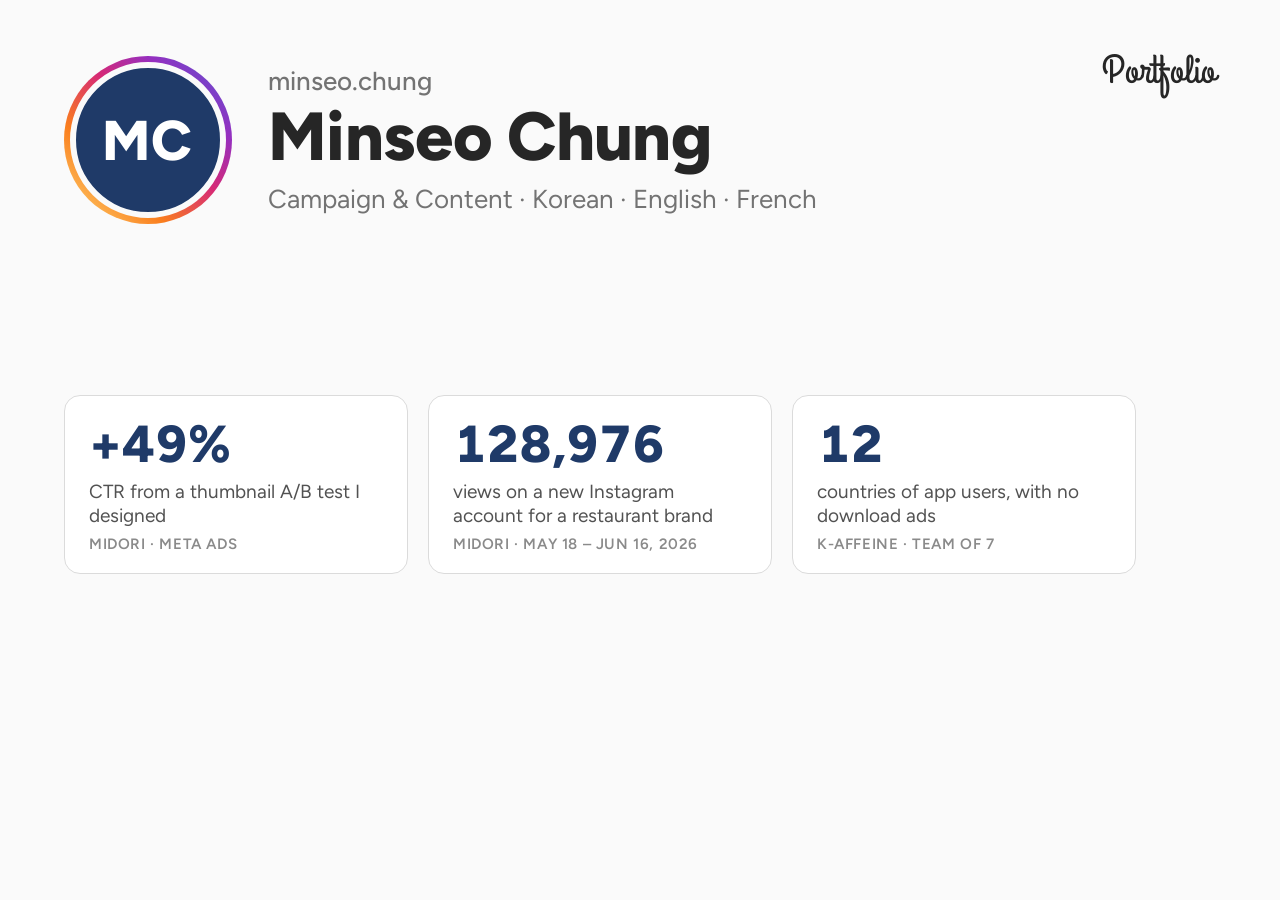
<file: tools/og-image.html>
<!DOCTYPE html>
<!-- Source for og-image.png (1200x630). Re-render with: node tools/render-images.js -->
<!-- Every figure here must match "Verified facts" in CLAUDE.md. -->
<html lang="en">
<head>
<meta charset="utf-8">
<link href="https://fonts.googleapis.com/css2?family=Figtree:wght@400;500;600;700;800&family=Grand+Hotel&display=swap" rel="stylesheet">
<style>
  * { box-sizing: border-box; margin: 0; padding: 0; }
  html, body { width: 1200px; height: 630px; }
  body { background: #fafafa; color: #262626; font-family: "Figtree", sans-serif; padding: 56px 64px; display: flex; flex-direction: column; }
  .top { display: flex; align-items: center; gap: 36px; }
  .avatar { width: 168px; height: 168px; border-radius: 50%; padding: 6px; background: linear-gradient(45deg, #feda75, #fa7e1e 30%, #d62976 55%, #962fbf 75%, #4f5bd5); flex: 0 0 auto; }
  .avatar span { width: 100%; height: 100%; border-radius: 50%; border: 6px solid #fafafa; background: #1f3a68; color: #fff; display: grid; place-items: center; font-weight: 800; font-size: 56px; letter-spacing: .02em; }
  .handle { font-size: 26px; font-weight: 500; color: #737373; }
  h1 { font-size: 68px; font-weight: 800; line-height: 1.05; margin-top: 4px; letter-spacing: -.01em; }
  .role { font-size: 26px; color: #737373; margin-top: 10px; }
  .stats { display: grid; grid-template-columns: repeat(3, 1fr); gap: 20px; margin-top: auto; }
  .stat { background: #fff; border: 1px solid #dbdbdb; border-radius: 16px; padding: 22px 24px 20px; }
  .stat b { display: block; font-size: 52px; font-weight: 800; line-height: 1; font-variant-numeric: tabular-nums; color: #1f3a68; }
  .stat span { display: block; font-size: 19px; color: #525252; margin-top: 10px; line-height: 1.3; }
  .stat small { display: block; font-size: 15px; color: #8a8a8a; margin-top: 6px; font-weight: 600; letter-spacing: .04em; text-transform: uppercase; }
  .logo { position: absolute; top: 44px; right: 64px; font-family: "Grand Hotel", cursive; font-size: 40px; color: #262626; }
</style>
</head>
<body>
  <div class="logo">Portfolio</div>
  <div class="top">
    <div class="avatar"><span>MC</span></div>
    <div>
      <div class="handle">minseo.chung</div>
      <h1>Minseo Chung</h1>
      <div class="role">Campaign &amp; Content · Korean · English · French</div>
    </div>
  </div>
  <div class="stats">
    <div class="stat"><b>+49%</b><span>CTR from a thumbnail A/B test I designed</span><small>Midori · Meta Ads</small></div>
    <div class="stat"><b>128,976</b><span>views on a new Instagram account for a restaurant brand</span><small>Midori · May 18 – Jun 16, 2026</small></div>
    <div class="stat"><b>12</b><span>countries of app users, with no download ads</span><small>K-affeine · team of 7</small></div>
  </div>
</body>
</html>
</file>
